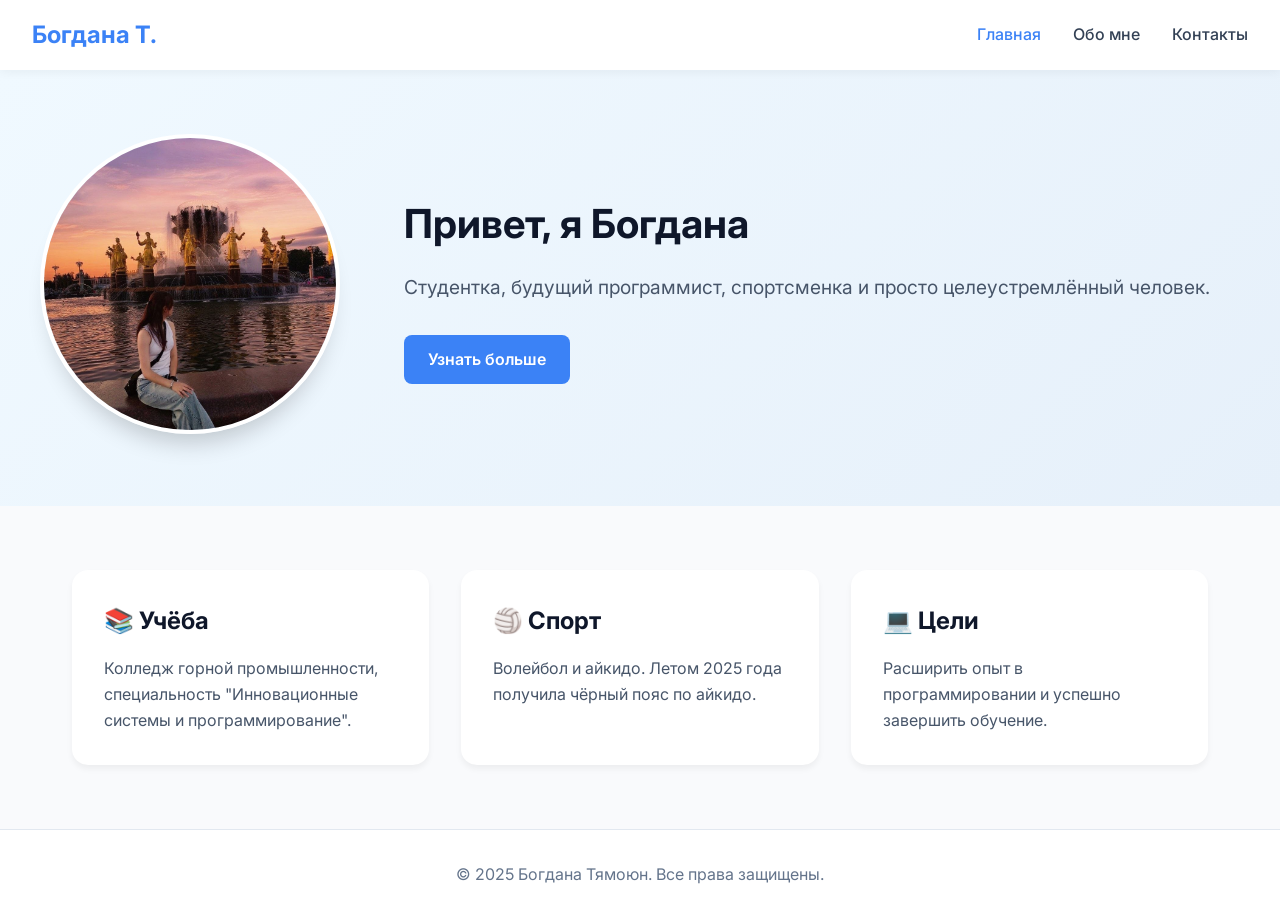
<file: index.html>
<!DOCTYPE html>
<html lang="ru">
<head>
    <meta charset="UTF-8">
    <meta name="viewport" content="width=device-width, initial-scale=1.0, viewport-fit=cover">
    <title>Богдана | Сайт-визитка</title>
    <link rel="stylesheet" href="style.css">
    <link href="https://fonts.googleapis.com/css2?family=Inter:opsz,wght@14..32,300;14..32,400;14..32,600;14..32,700&display=swap" rel="stylesheet">
</head>
<body>
    <header>
        <nav class="navbar">
            <div class="logo">Богдана Т.</div>
            <ul class="nav-links">
                <li><a href="index.html" class="active">Главная</a></li>
                <li><a href="about.html">Обо мне</a></li>
                <li><a href="contact.html">Контакты</a></li>
            </ul>
        </nav>
    </header>

    <main>
        <section class="hero">
            <div class="hero-content">
                <div class="hero-photo">
                    <img src="1.jpg" alt="Фото Богданы">
                </div>
                <div class="hero-text">
                    <h1>Привет, я Богдана</h1>
                    <p>Студентка, будущий программист, спортсменка и просто целеустремлённый человек.</p>
                    <a href="about.html" class="btn">Узнать больше</a>
                </div>
            </div>
        </section>

        <section class="features">
            <div class="card">
                <h3>📚 Учёба</h3>
                <p>Колледж горной промышленности, специальность "Инновационные системы и программирование".</p>
            </div>
            <div class="card">
                <h3>🏐 Спорт</h3>
                <p>Волейбол и айкидо. Летом 2025 года получила чёрный пояс по айкидо.</p>
            </div>
            <div class="card">
                <h3>💻 Цели</h3>
                <p>Расширить опыт в программировании и успешно завершить обучение.</p>
            </div>
        </section>
    </main>

    <footer>
        <p>&copy; 2025 Богдана Тямоюн. Все права защищены.</p>
    </footer>

    <script src="script.js"></script>
</body>
</html>
</file>
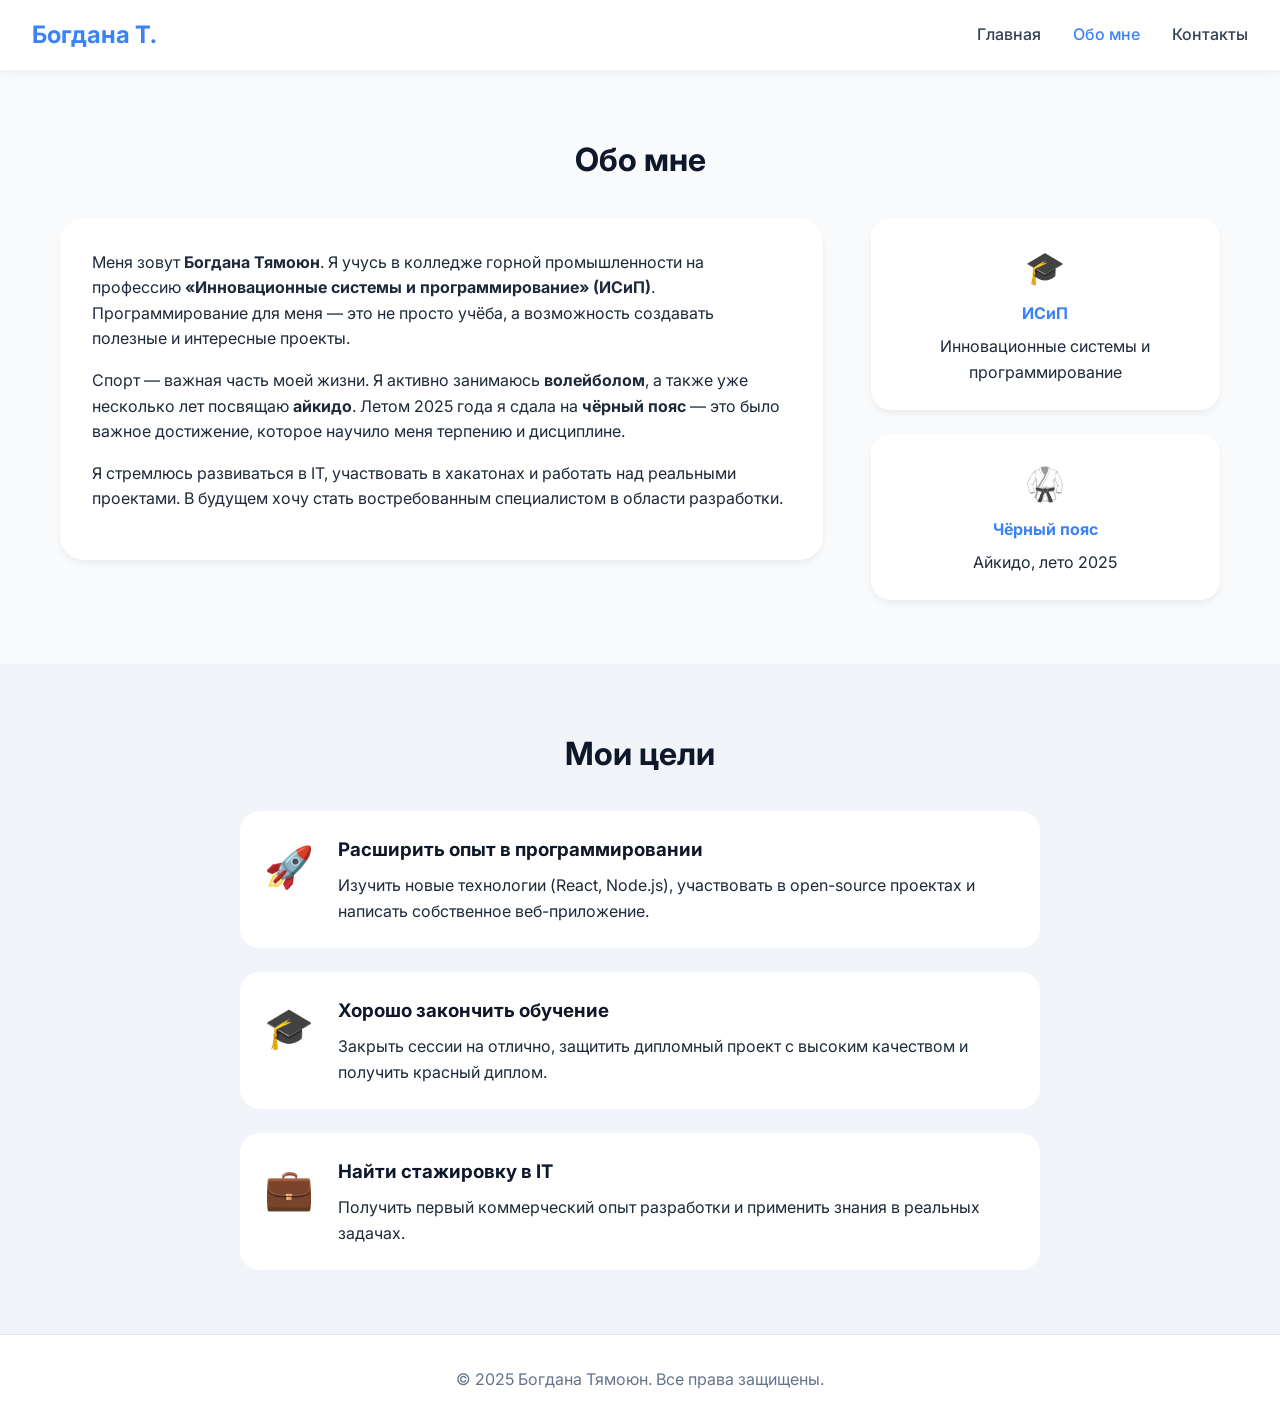
<file: about.html>
<!DOCTYPE html>
<html lang="ru">
<head>
    <meta charset="UTF-8">
    <meta name="viewport" content="width=device-width, initial-scale=1.0">
    <title>Обо мне | Богдана</title>
    <link rel="stylesheet" href="style.css">
    <link href="https://fonts.googleapis.com/css2?family=Inter:opsz,wght@14..32,300;14..32,400;14..32,600;14..32,700&display=swap" rel="stylesheet">
</head>
<body>
    <header>
        <nav class="navbar">
            <div class="logo">Богдана Т.</div>
            <ul class="nav-links">
                <li><a href="index.html">Главная</a></li>
                <li><a href="about.html" class="active">Обо мне</a></li>
                <li><a href="contact.html">Контакты</a></li>
            </ul>
        </nav>
    </header>

    <main>
        <section class="about-section">
            <div class="container">
                <h2>Обо мне</h2>
                <div class="about-content">
                    <div class="about-text">
                        <p>Меня зовут <strong>Богдана Тямоюн</strong>. Я учусь в колледже горной промышленности на профессию <strong>«Инновационные системы и программирование» (ИСиП)</strong>. Программирование для меня — это не просто учёба, а возможность создавать полезные и интересные проекты.</p>
                        <p>Спорт — важная часть моей жизни. Я активно занимаюсь <strong>волейболом</strong>, а также уже несколько лет посвящаю <strong>айкидо</strong>. Летом 2025 года я сдала на <strong>чёрный пояс</strong> — это было важное достижение, которое научило меня терпению и дисциплине.</p>
                        <p>Я стремлюсь развиваться в IT, участвовать в хакатонах и работать над реальными проектами. В будущем хочу стать востребованным специалистом в области разработки.</p>
                    </div>
                    <div class="about-highlight">
                        <div class="highlight-card">
                            <span>🎓</span>
                            <h4>ИСиП</h4>
                            <p>Инновационные системы и программирование</p>
                        </div>
                        <div class="highlight-card">
                            <span>🥋</span>
                            <h4>Чёрный пояс</h4>
                            <p>Айкидо, лето 2025</p>
                        </div>
                    </div>
                </div>
            </div>
        </section>

        <section class="goals-section">
            <div class="container">
                <h2>Мои цели</h2>
                <div class="goals-list">
                    <div class="goal-item">
                        <div class="goal-icon">🚀</div>
                        <div class="goal-text">
                            <h3>Расширить опыт в программировании</h3>
                            <p>Изучить новые технологии (React, Node.js), участвовать в open-source проектах и написать собственное веб-приложение.</p>
                        </div>
                    </div>
                    <div class="goal-item">
                        <div class="goal-icon">🎓</div>
                        <div class="goal-text">
                            <h3>Хорошо закончить обучение</h3>
                            <p>Закрыть сессии на отлично, защитить дипломный проект с высоким качеством и получить красный диплом.</p>
                        </div>
                    </div>
                    <div class="goal-item">
                        <div class="goal-icon">💼</div>
                        <div class="goal-text">
                            <h3>Найти стажировку в IT</h3>
                            <p>Получить первый коммерческий опыт разработки и применить знания в реальных задачах.</p>
                        </div>
                    </div>
                </div>
            </div>
        </section>
    </main>

    <footer>
        <p>&copy; 2025 Богдана Тямоюн. Все права защищены.</p>
    </footer>

    <script src="script.js"></script>
</body>
</html>
</file>
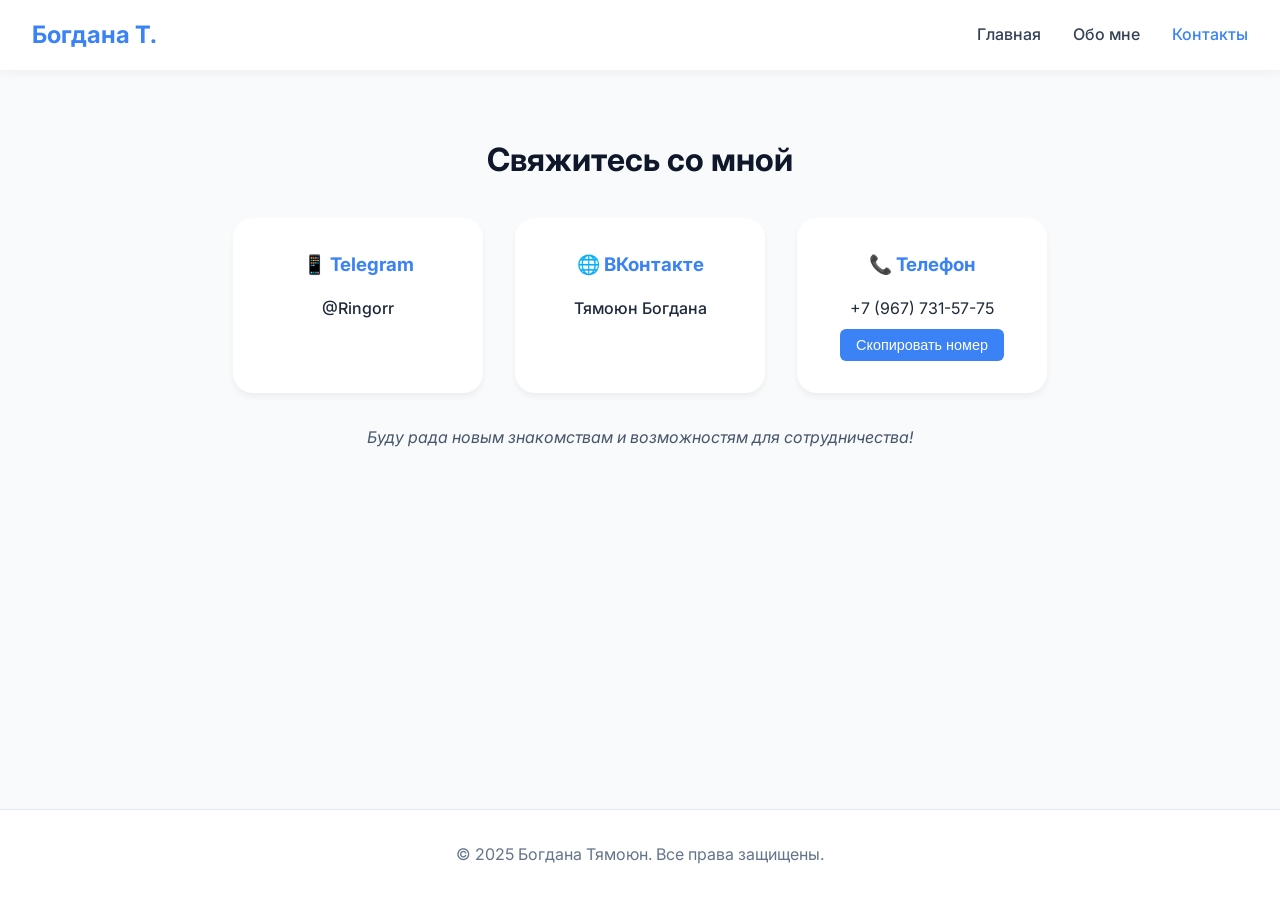
<file: contact.html>
<!DOCTYPE html>
<html lang="ru">
<head>
    <meta charset="UTF-8">
    <meta name="viewport" content="width=device-width, initial-scale=1.0">
    <title>Контакты | Богдана</title>
    <link rel="stylesheet" href="style.css">
    <link href="https://fonts.googleapis.com/css2?family=Inter:opsz,wght@14..32,300;14..32,400;14..32,600;14..32,700&display=swap" rel="stylesheet">
</head>
<body>
    <header>
        <nav class="navbar">
            <div class="logo">Богдана Т.</div>
            <ul class="nav-links">
                <li><a href="index.html">Главная</a></li>
                <li><a href="about.html">Обо мне</a></li>
                <li><a href="contact.html" class="active">Контакты</a></li>
            </ul>
        </nav>
    </header>

    <main>
        <section class="contact-section">
            <div class="container">
                <h2>Свяжитесь со мной</h2>
                <div class="contact-cards">
                    <div class="contact-card">
                        <h3>📱 Telegram</h3>
                        <p><a href="https://t.me/Ringorr" target="_blank" rel="noopener noreferrer">@Ringorr</a></p>
                    </div>
                    <div class="contact-card">
                        <h3>🌐 ВКонтакте</h3>
                        <p><a href="https://vk.com/tyamoyunbogdana" target="_blank" rel="noopener noreferrer">Тямоюн Богдана</a></p>
                    </div>
                    <div class="contact-card">
                        <h3>📞 Телефон</h3>
                        <p id="phone-number">+7 (967) 731-57-75</p>
                        <button id="copy-phone-btn" class="btn-small">Скопировать номер</button>
                    </div>
                </div>
                <div class="contact-note">
                    <p>Буду рада новым знакомствам и возможностям для сотрудничества!</p>
                </div>
            </div>
        </section>
    </main>

    <footer>
        <p>&copy; 2025 Богдана Тямоюн. Все права защищены.</p>
    </footer>

    <script src="script.js"></script>
</body>
</html>
</file>
<file: style.css>
* {
    margin: 0;
    padding: 0;
    box-sizing: border-box;
}

body {
    font-family: 'Inter', sans-serif;
    line-height: 1.6;
    color: #1e2a3a;
    background-color: #f9fafc;
    display: flex;
    flex-direction: column;
    min-height: 100vh;
}

main {
    flex: 1;
}

.container {
    max-width: 1200px;
    margin: 0 auto;
    padding: 0 20px;
}

.navbar {
    display: flex;
    justify-content: space-between;
    align-items: center;
    background-color: #fff;
    padding: 1rem 2rem;
    box-shadow: 0 2px 10px rgba(0,0,0,0.05);
    position: sticky;
    top: 0;
    z-index: 100;
}

.logo {
    font-size: 1.5rem;
    font-weight: 700;
    color: #3b82f6;
}

.nav-links {
    display: flex;
    list-style: none;
    gap: 2rem;
}

.nav-links a {
    text-decoration: none;
    color: #334155;
    font-weight: 500;
    transition: color 0.3s;
}

.nav-links a:hover, .nav-links a.active {
    color: #3b82f6;
}

.hero {
    background: linear-gradient(135deg, #f0f9ff 0%, #e6f0fa 100%);
    padding: 4rem 2rem;
}

.hero-content {
    max-width: 1200px;
    margin: 0 auto;
    display: flex;
    align-items: center;
    gap: 4rem;
    flex-wrap: wrap;
    justify-content: center;
}

.hero-photo img {
    width: 300px;
    height: 300px;
    border-radius: 50%;
    object-fit: cover;
    box-shadow: 0 20px 25px -12px rgba(0,0,0,0.2);
    border: 4px solid white;
}

.hero-text {
    flex: 1;
    min-width: 250px;
}

.hero-text h1 {
    font-size: 2.5rem;
    margin-bottom: 1rem;
    color: #0f172a;
}

.hero-text p {
    font-size: 1.2rem;
    color: #475569;
    margin-bottom: 2rem;
}

.btn {
    display: inline-block;
    background-color: #3b82f6;
    color: white;
    padding: 0.75rem 1.5rem;
    border-radius: 8px;
    text-decoration: none;
    font-weight: 600;
    transition: background 0.3s;
}

.btn:hover {
    background-color: #2563eb;
}

.features {
    display: flex;
    gap: 2rem;
    justify-content: center;
    flex-wrap: wrap;
    padding: 4rem 2rem;
    max-width: 1200px;
    margin: 0 auto;
}

.card {
    background: white;
    padding: 2rem;
    border-radius: 16px;
    box-shadow: 0 4px 6px rgba(0,0,0,0.05);
    flex: 1;
    min-width: 250px;
    transition: transform 0.3s, box-shadow 0.3s;
}

.card:hover {
    transform: translateY(-5px);
    box-shadow: 0 12px 20px rgba(0,0,0,0.1);
}

.card h3 {
    font-size: 1.5rem;
    margin-bottom: 1rem;
    color: #0f172a;
}

.card p {
    color: #475569;
}

.about-section {
    padding: 4rem 2rem;
}

.about-section h2, .goals-section h2, .contact-section h2 {
    text-align: center;
    font-size: 2rem;
    margin-bottom: 2rem;
    color: #0f172a;
}

.about-content {
    display: flex;
    gap: 3rem;
    flex-wrap: wrap;
    align-items: flex-start;
}

.about-text {
    flex: 2;
    background: white;
    padding: 2rem;
    border-radius: 24px;
    box-shadow: 0 4px 6px rgba(0,0,0,0.05);
}

.about-text p {
    margin-bottom: 1rem;
}

.about-highlight {
    flex: 1;
    display: flex;
    flex-direction: column;
    gap: 1.5rem;
}

.highlight-card {
    background: white;
    padding: 1.5rem;
    border-radius: 20px;
    text-align: center;
    box-shadow: 0 4px 6px rgba(0,0,0,0.05);
}

.highlight-card span {
    font-size: 2rem;
}

.highlight-card h4 {
    margin: 0.5rem 0;
    color: #3b82f6;
}

.goals-section {
    background: #f1f5f9;
    padding: 4rem 2rem;
}

.goals-list {
    display: flex;
    flex-direction: column;
    gap: 1.5rem;
    max-width: 800px;
    margin: 0 auto;
}

.goal-item {
    display: flex;
    gap: 1.5rem;
    background: white;
    padding: 1.5rem;
    border-radius: 20px;
    transition: transform 0.3s;
}

.goal-item:hover {
    transform: translateX(10px);
}

.goal-icon {
    font-size: 2.5rem;
}

.goal-text h3 {
    color: #0f172a;
    margin-bottom: 0.5rem;
}

.contact-section {
    padding: 4rem 2rem;
}

.contact-cards {
    display: flex;
    justify-content: center;
    gap: 2rem;
    flex-wrap: wrap;
    margin-bottom: 2rem;
}

.contact-card {
    background: white;
    padding: 2rem;
    border-radius: 20px;
    text-align: center;
    min-width: 250px;
    box-shadow: 0 4px 6px rgba(0,0,0,0.05);
}

.contact-card h3 {
    margin-bottom: 1rem;
    color: #3b82f6;
}

.contact-card a {
    color: #1e293b;
    text-decoration: none;
    font-weight: 500;
}

.contact-card a:hover {
    text-decoration: underline;
    color: #3b82f6;
}

.btn-small {
    background-color: #3b82f6;
    color: white;
    border: none;
    padding: 0.5rem 1rem;
    border-radius: 6px;
    cursor: pointer;
    font-size: 0.9rem;
    margin-top: 0.5rem;
    transition: background 0.3s;
}

.btn-small:hover {
    background-color: #2563eb;
}

.contact-note {
    text-align: center;
    font-style: italic;
    color: #475569;
}

footer {
    text-align: center;
    padding: 2rem;
    background-color: #fff;
    border-top: 1px solid #e2e8f0;
    color: #64748b;
}

@media (max-width: 768px) {
    .navbar {
        flex-direction: column;
        gap: 0.5rem;
    }
    .nav-links {
        gap: 1rem;
    }
    .hero-content {
        flex-direction: column;
        text-align: center;
    }
    .hero-photo img {
        width: 200px;
        height: 200px;
    }
    .about-content {
        flex-direction: column;
    }
    .goal-item {
        flex-direction: column;
        text-align: center;
    }
}
</file>
